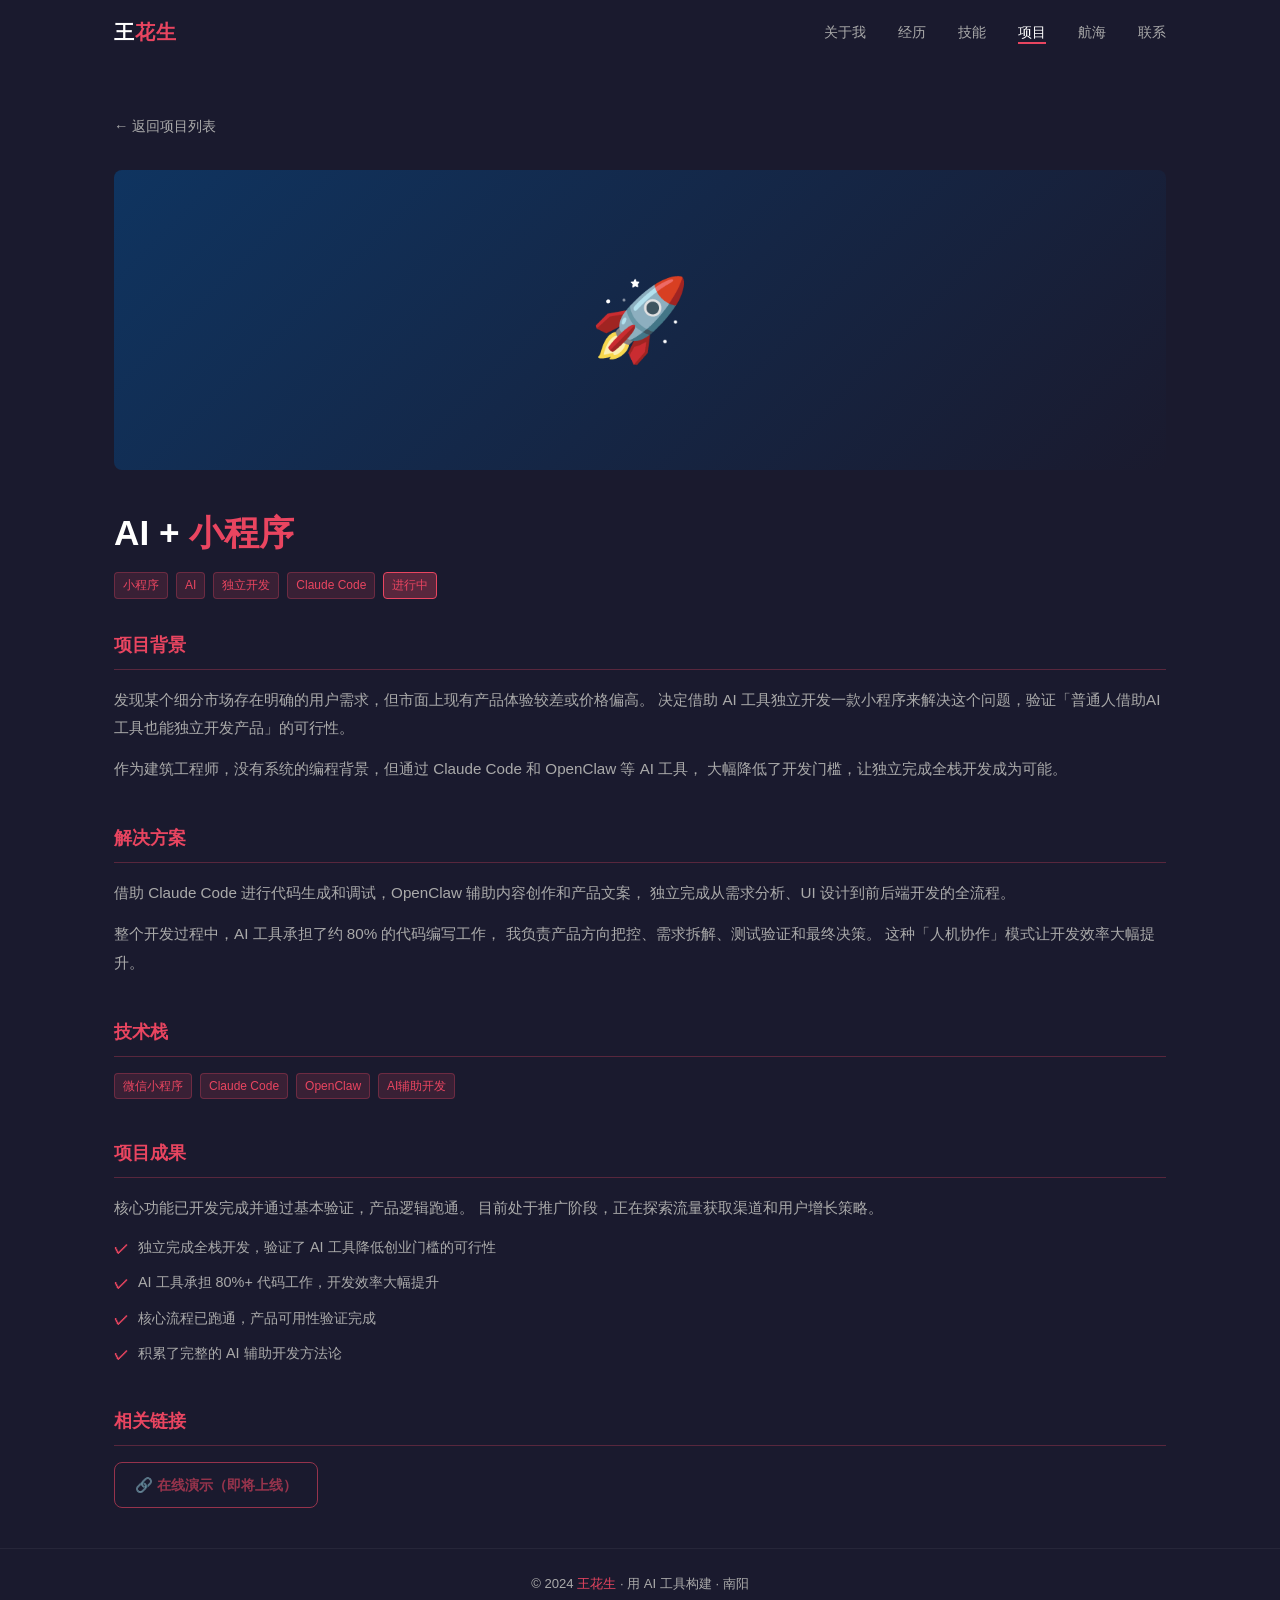
<file: projects/ai-miniprogram.html>
<!DOCTYPE html>
<html lang="zh-CN">
<head>
  <meta charset="UTF-8" />
  <meta name="viewport" content="width=device-width, initial-scale=1.0" />
  <meta name="description" content="AI + 小程序项目详情 - 王花生个人作品集" />
  <title>AI + 小程序 · 王花生</title>
  <link rel="stylesheet" href="../style.css" />
</head>
<body>

  <!-- ── 导航栏 ─────────────────────────────────────────── -->
  <nav id="navbar" role="navigation" aria-label="主导航">
    <div class="container nav-inner">
      <a href="../index.html" class="nav-logo">王<span>花生</span></a>
      <ul class="nav-links" role="list">
        <li><a href="../index.html#about">关于我</a></li>
        <li><a href="../index.html#experience">经历</a></li>
        <li><a href="../index.html#skills">技能</a></li>
        <li><a href="../index.html#projects" class="active">项目</a></li>
        <li><a href="../index.html#voyage">航海</a></li>
        <li><a href="../index.html#contact">联系</a></li>
      </ul>
      <button class="nav-toggle" id="navToggle" aria-label="展开导航菜单" aria-expanded="false">
        <span></span><span></span><span></span>
      </button>
    </div>
    <nav class="nav-mobile" id="navMobile" aria-label="移动端导航">
      <a href="../index.html#about">关于我</a>
      <a href="../index.html#experience">经历</a>
      <a href="../index.html#skills">技能</a>
      <a href="../index.html#projects">项目</a>
      <a href="../index.html#voyage">航海</a>
      <a href="../index.html#contact">联系</a>
    </nav>
  </nav>

  <!-- ── 详情内容 ───────────────────────────────────────── -->
  <main class="detail-page" id="main-content">
    <div class="container">

      <!-- 返回按钮 -->
      <a href="../index.html#projects" class="detail-back" aria-label="返回项目列表">
        ← 返回项目列表
      </a>

      <!-- 封面图 -->
      <div class="detail-cover" aria-label="项目封面">
        🚀
        <!-- 替换为真实截图：<img src="../assets/images/project-miniprogram.jpg" alt="AI小程序截图" /> -->
      </div>

      <!-- 标题 & 元信息 -->
      <h1 class="detail-title">AI + <span class="accent">小程序</span></h1>
      <div class="detail-meta" role="list" aria-label="项目标签">
        <span class="project-tag" role="listitem">小程序</span>
        <span class="project-tag" role="listitem">AI</span>
        <span class="project-tag" role="listitem">独立开发</span>
        <span class="project-tag" role="listitem">Claude Code</span>
        <span class="project-tag" role="listitem" style="background:rgba(233,69,96,0.3);border-color:var(--accent)">进行中</span>
      </div>

      <!-- 项目背景 -->
      <div class="detail-section">
        <h2 class="detail-section-title">项目背景</h2>
        <p>
          发现某个细分市场存在明确的用户需求，但市面上现有产品体验较差或价格偏高。
          决定借助 AI 工具独立开发一款小程序来解决这个问题，验证「普通人借助AI工具也能独立开发产品」的可行性。
        </p>
        <p>
          作为建筑工程师，没有系统的编程背景，但通过 Claude Code 和 OpenClaw 等 AI 工具，
          大幅降低了开发门槛，让独立完成全栈开发成为可能。
        </p>
      </div>

      <!-- 解决方案 -->
      <div class="detail-section">
        <h2 class="detail-section-title">解决方案</h2>
        <p>
          借助 Claude Code 进行代码生成和调试，OpenClaw 辅助内容创作和产品文案，
          独立完成从需求分析、UI 设计到前后端开发的全流程。
        </p>
        <p>
          整个开发过程中，AI 工具承担了约 80% 的代码编写工作，
          我负责产品方向把控、需求拆解、测试验证和最终决策。
          这种「人机协作」模式让开发效率大幅提升。
        </p>
      </div>

      <!-- 技术栈 -->
      <div class="detail-section">
        <h2 class="detail-section-title">技术栈</h2>
        <div class="detail-meta" role="list" aria-label="技术栈">
          <span class="project-tag" role="listitem">微信小程序</span>
          <span class="project-tag" role="listitem">Claude Code</span>
          <span class="project-tag" role="listitem">OpenClaw</span>
          <span class="project-tag" role="listitem">AI辅助开发</span>
        </div>
      </div>

      <!-- 项目成果 -->
      <div class="detail-section">
        <h2 class="detail-section-title">项目成果</h2>
        <p>
          核心功能已开发完成并通过基本验证，产品逻辑跑通。
          目前处于推广阶段，正在探索流量获取渠道和用户增长策略。
        </p>
        <div class="gains-list" role="list" aria-label="项目成果列表">
          <div class="gain-item" role="listitem">独立完成全栈开发，验证了 AI 工具降低创业门槛的可行性</div>
          <div class="gain-item" role="listitem">AI 工具承担 80%+ 代码工作，开发效率大幅提升</div>
          <div class="gain-item" role="listitem">核心流程已跑通，产品可用性验证完成</div>
          <div class="gain-item" role="listitem">积累了完整的 AI 辅助开发方法论</div>
        </div>
      </div>

      <!-- 相关链接 -->
      <div class="detail-section">
        <h2 class="detail-section-title">相关链接</h2>
        <div class="detail-links">
          <span class="detail-link-btn outline" style="cursor:default;opacity:0.6">
            🔗 在线演示（即将上线）
          </span>
        </div>
      </div>

    </div>
  </main>

  <!-- ── 页脚 ──────────────────────────────────────────────── -->
  <footer role="contentinfo">
    <div class="container">
      <p>© 2024 <span>王花生</span> · 用 AI 工具构建 · 南阳</p>
    </div>
  </footer>

  <script>
    // 导航栏滚动效果 & 汉堡菜单（详情页独立实现，无需 data.js）
    const navbar    = document.getElementById("navbar");
    const toggle    = document.getElementById("navToggle");
    const mobileNav = document.getElementById("navMobile");

    window.addEventListener("scroll", () => {
      navbar.classList.toggle("scrolled", window.scrollY > 40);
    }, { passive: true });

    toggle.addEventListener("click", () => {
      const isOpen = mobileNav.classList.toggle("open");
      toggle.classList.toggle("open", isOpen);
      toggle.setAttribute("aria-expanded", String(isOpen));
    });

    document.addEventListener("click", (e) => {
      if (!navbar.contains(e.target)) {
        mobileNav.classList.remove("open");
        toggle.classList.remove("open");
        toggle.setAttribute("aria-expanded", "false");
      }
    });
  </script>
</body>
</html>
</file>
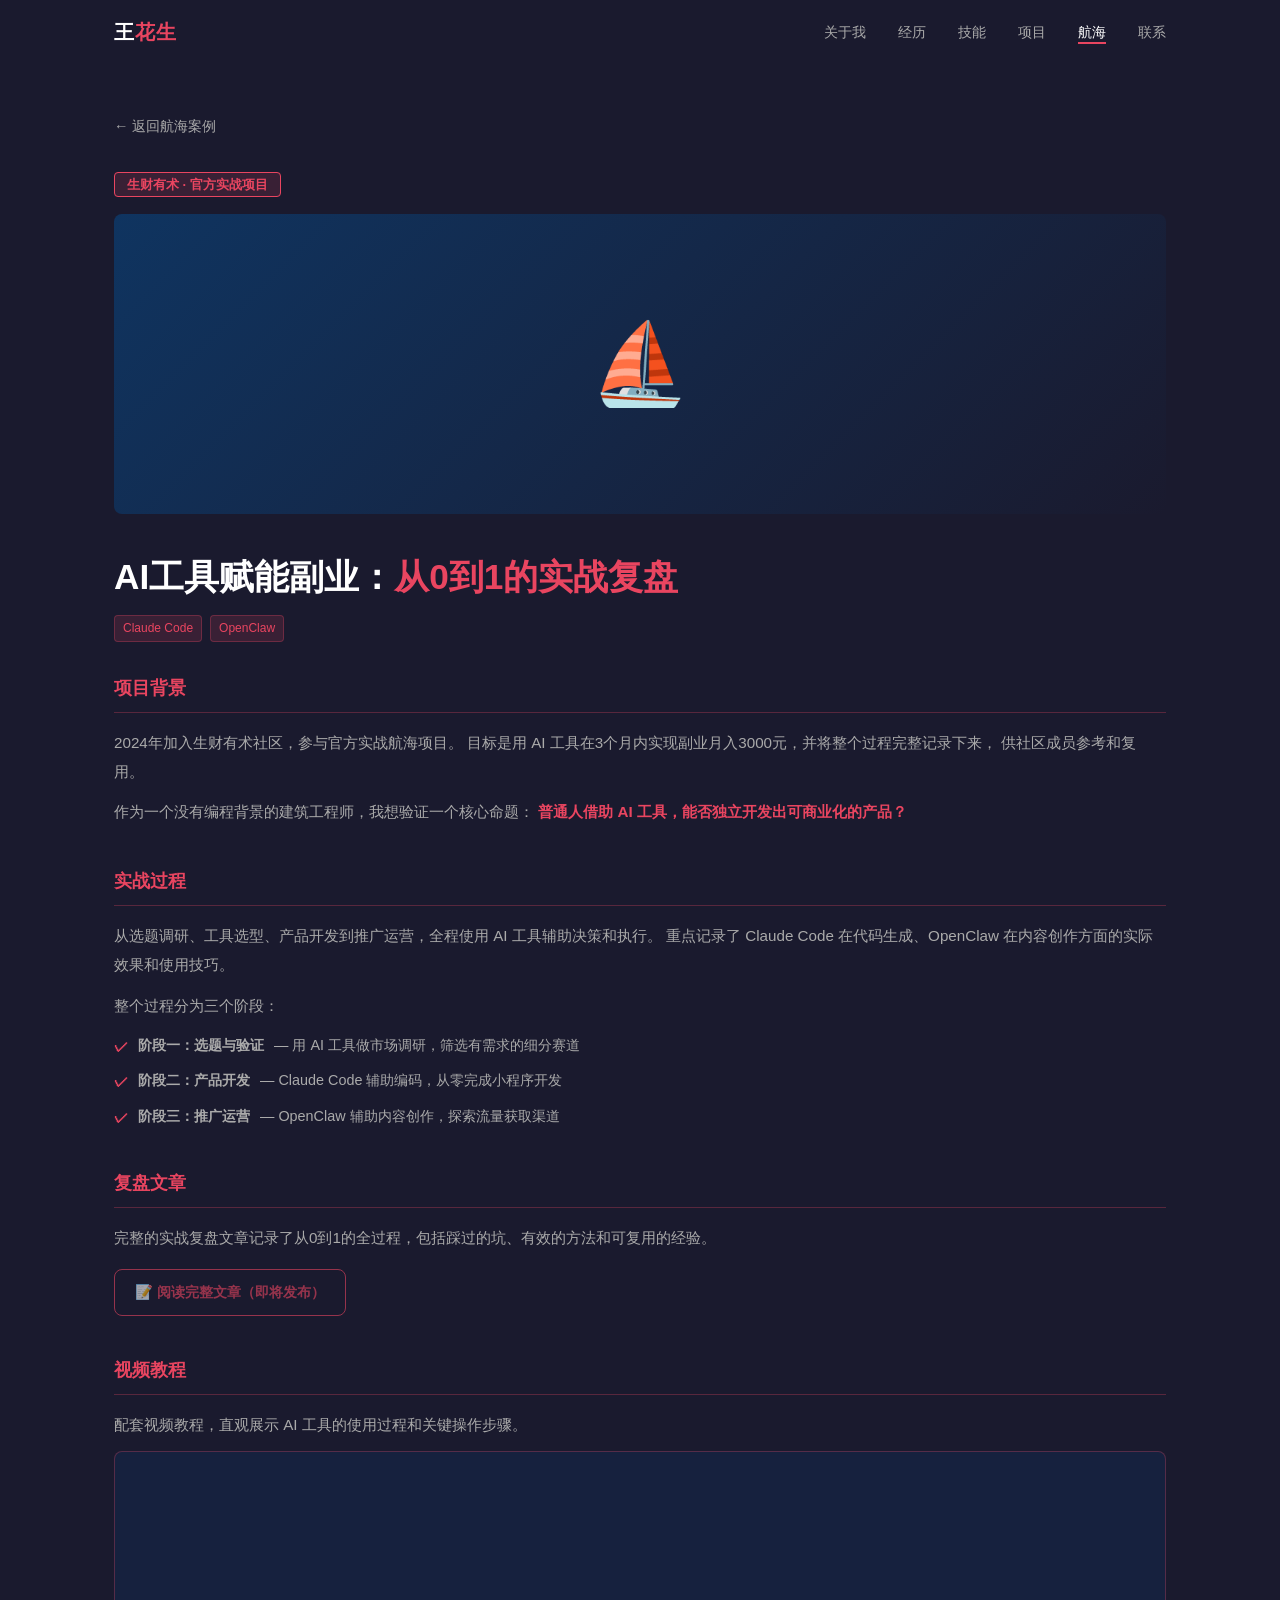
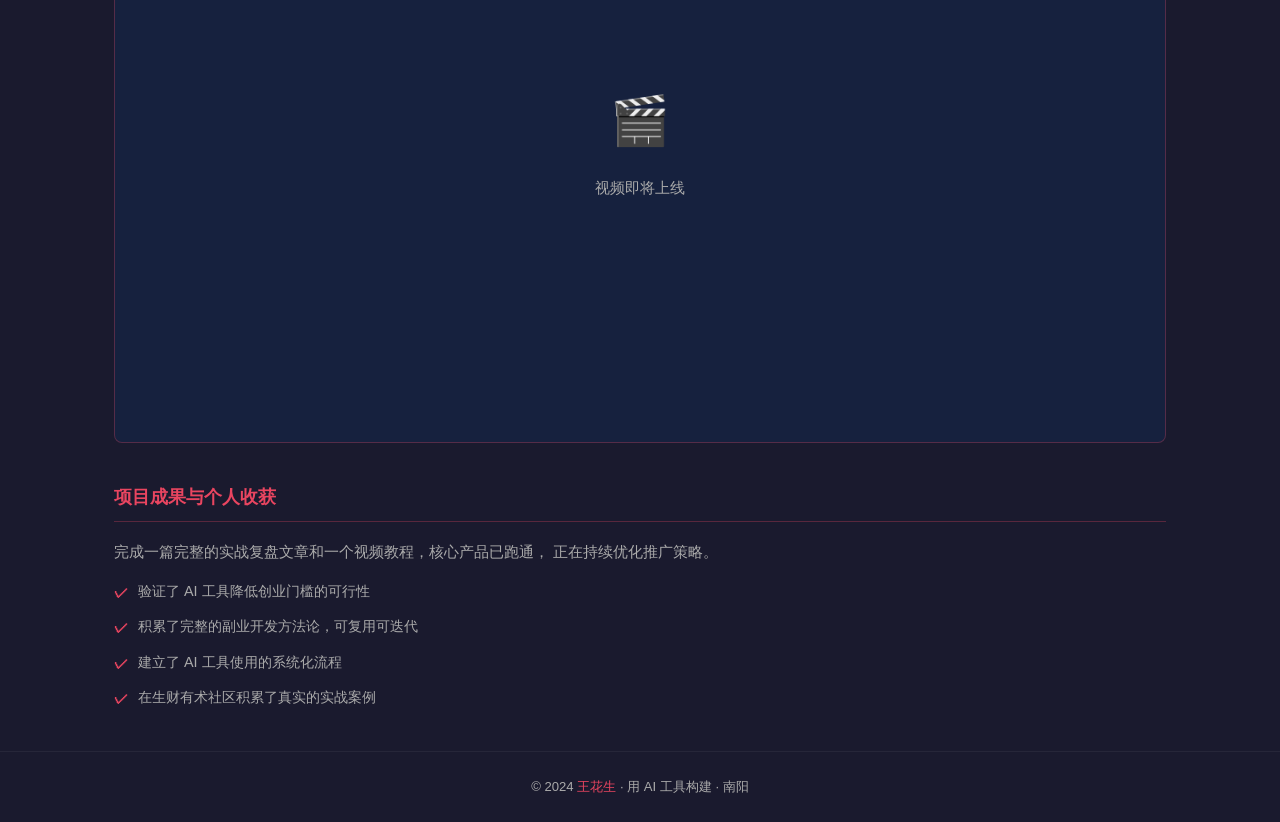
<file: voyage/voyage-001.html>
<!DOCTYPE html>
<html lang="zh-CN">
<head>
  <meta charset="UTF-8" />
  <meta name="viewport" content="width=device-width, initial-scale=1.0" />
  <meta name="description" content="航海案例：AI工具赋能副业 - 王花生个人作品集" />
  <title>航海案例 · 王花生</title>
  <link rel="stylesheet" href="../style.css" />
</head>
<body>

  <!-- ── 导航栏 ─────────────────────────────────────────── -->
  <nav id="navbar" role="navigation" aria-label="主导航">
    <div class="container nav-inner">
      <a href="../index.html" class="nav-logo">王<span>花生</span></a>
      <ul class="nav-links" role="list">
        <li><a href="../index.html#about">关于我</a></li>
        <li><a href="../index.html#experience">经历</a></li>
        <li><a href="../index.html#skills">技能</a></li>
        <li><a href="../index.html#projects">项目</a></li>
        <li><a href="../index.html#voyage" class="active">航海</a></li>
        <li><a href="../index.html#contact">联系</a></li>
      </ul>
      <button class="nav-toggle" id="navToggle" aria-label="展开导航菜单" aria-expanded="false">
        <span></span><span></span><span></span>
      </button>
    </div>
    <nav class="nav-mobile" id="navMobile" aria-label="移动端导航">
      <a href="../index.html#about">关于我</a>
      <a href="../index.html#experience">经历</a>
      <a href="../index.html#skills">技能</a>
      <a href="../index.html#projects">项目</a>
      <a href="../index.html#voyage">航海</a>
      <a href="../index.html#contact">联系</a>
    </nav>
  </nav>

  <!-- ── 详情内容 ───────────────────────────────────────── -->
  <main class="detail-page" id="main-content">
    <div class="container">

      <!-- 返回按钮 -->
      <a href="../index.html#voyage" class="detail-back" aria-label="返回航海案例列表">
        ← 返回航海案例
      </a>

      <!-- 来源标识 -->
      <div style="margin-bottom:16px">
        <span class="voyage-badge">生财有术 · 官方实战项目</span>
      </div>

      <!-- 封面 -->
      <div class="detail-cover" aria-label="航海案例封面">
        ⛵
        <!-- 替换为真实封面：<img src="../assets/images/voyage-001.jpg" alt="航海案例封面" /> -->
      </div>

      <!-- 标题 & 工具标签 -->
      <h1 class="detail-title">AI工具赋能副业：<span class="accent">从0到1的实战复盘</span></h1>
      <div class="detail-meta" role="list" aria-label="使用工具">
        <span class="voyage-tool" role="listitem">Claude Code</span>
        <span class="voyage-tool" role="listitem">OpenClaw</span>
      </div>

      <!-- 项目背景 -->
      <div class="detail-section">
        <h2 class="detail-section-title">项目背景</h2>
        <p>
          2024年加入生财有术社区，参与官方实战航海项目。
          目标是用 AI 工具在3个月内实现副业月入3000元，并将整个过程完整记录下来，
          供社区成员参考和复用。
        </p>
        <p>
          作为一个没有编程背景的建筑工程师，我想验证一个核心命题：
          <strong style="color:var(--accent)">普通人借助 AI 工具，能否独立开发出可商业化的产品？</strong>
        </p>
      </div>

      <!-- 实战过程 -->
      <div class="detail-section">
        <h2 class="detail-section-title">实战过程</h2>
        <p>
          从选题调研、工具选型、产品开发到推广运营，全程使用 AI 工具辅助决策和执行。
          重点记录了 Claude Code 在代码生成、OpenClaw 在内容创作方面的实际效果和使用技巧。
        </p>
        <p>
          整个过程分为三个阶段：
        </p>
        <div class="gains-list" role="list" aria-label="实战阶段">
          <div class="gain-item" role="listitem">
            <strong>阶段一：选题与验证</strong> — 用 AI 工具做市场调研，筛选有需求的细分赛道
          </div>
          <div class="gain-item" role="listitem">
            <strong>阶段二：产品开发</strong> — Claude Code 辅助编码，从零完成小程序开发
          </div>
          <div class="gain-item" role="listitem">
            <strong>阶段三：推广运营</strong> — OpenClaw 辅助内容创作，探索流量获取渠道
          </div>
        </div>
      </div>

      <!-- 文章内容 -->
      <div class="detail-section">
        <h2 class="detail-section-title">复盘文章</h2>
        <p>
          完整的实战复盘文章记录了从0到1的全过程，包括踩过的坑、有效的方法和可复用的经验。
        </p>
        <div class="detail-links">
          <a href="#" class="detail-link-btn outline" aria-label="阅读完整文章（即将发布）"
             style="cursor:default;opacity:0.6">
            📝 阅读完整文章（即将发布）
          </a>
        </div>
      </div>

      <!-- 视频内容 -->
      <div class="detail-section">
        <h2 class="detail-section-title">视频教程</h2>
        <p>配套视频教程，直观展示 AI 工具的使用过程和关键操作步骤。</p>
        <div class="video-embed" role="region" aria-label="视频播放区域">
          <!-- 替换为真实视频 iframe，例如：
          <iframe src="https://player.bilibili.com/player.html?bvid=BVXXXXXXXX"
                  allowfullscreen title="AI工具赋能副业实战视频"></iframe>
          -->
          <div style="text-align:center;padding:40px">
            <div style="font-size:3rem;margin-bottom:12px">🎬</div>
            <p>视频即将上线</p>
          </div>
        </div>
      </div>

      <!-- 项目成果 -->
      <div class="detail-section">
        <h2 class="detail-section-title">项目成果与个人收获</h2>
        <p>
          完成一篇完整的实战复盘文章和一个视频教程，核心产品已跑通，
          正在持续优化推广策略。
        </p>
        <div class="gains-list" role="list" aria-label="个人收获列表">
          <div class="gain-item" role="listitem">验证了 AI 工具降低创业门槛的可行性</div>
          <div class="gain-item" role="listitem">积累了完整的副业开发方法论，可复用可迭代</div>
          <div class="gain-item" role="listitem">建立了 AI 工具使用的系统化流程</div>
          <div class="gain-item" role="listitem">在生财有术社区积累了真实的实战案例</div>
        </div>
      </div>

    </div>
  </main>

  <!-- ── 页脚 ──────────────────────────────────────────────── -->
  <footer role="contentinfo">
    <div class="container">
      <p>© 2024 <span>王花生</span> · 用 AI 工具构建 · 南阳</p>
    </div>
  </footer>

  <script>
    // 导航栏滚动效果 & 汉堡菜单
    const navbar    = document.getElementById("navbar");
    const toggle    = document.getElementById("navToggle");
    const mobileNav = document.getElementById("navMobile");

    window.addEventListener("scroll", () => {
      navbar.classList.toggle("scrolled", window.scrollY > 40);
    }, { passive: true });

    toggle.addEventListener("click", () => {
      const isOpen = mobileNav.classList.toggle("open");
      toggle.classList.toggle("open", isOpen);
      toggle.setAttribute("aria-expanded", String(isOpen));
    });

    document.addEventListener("click", (e) => {
      if (!navbar.contains(e.target)) {
        mobileNav.classList.remove("open");
        toggle.classList.remove("open");
        toggle.setAttribute("aria-expanded", "false");
      }
    });
  </script>
</body>
</html>
</file>
<file: style.css>
/* ============================================================
   王花生个人作品集 · 全局样式
   暗黑撞色主题：背景 #1a1a2e，强调色 #e94560
   ============================================================ */

/* ── CSS 变量 ─────────────────────────────────────────────── */
:root {
  --bg:          #1a1a2e;
  --bg-card:     #16213e;
  --bg-nav:      rgba(26, 26, 46, 0.95);
  --accent:      #e94560;
  --accent-dim:  rgba(233, 69, 96, 0.15);
  --secondary:   #0f3460;
  --text:        #ffffff;
  --text-muted:  #aaaaaa;
  --border:      rgba(233, 69, 96, 0.3);
  --radius:      8px;
  --transition:  0.3s ease;
  --max-width:   1100px;
  --nav-height:  64px;
}

/* ── 重置 & 基础 ──────────────────────────────────────────── */
*, *::before, *::after {
  box-sizing: border-box;
  margin: 0;
  padding: 0;
}

html {
  scroll-behavior: smooth;
  font-size: 16px;
}

body {
  background-color: var(--bg);
  color: var(--text);
  font-family: "PingFang SC", "Microsoft YaHei", "Helvetica Neue", Arial, sans-serif;
  line-height: 1.7;
  overflow-x: hidden;
}

a {
  color: var(--accent);
  text-decoration: none;
  transition: opacity var(--transition);
}
a:hover { opacity: 0.8; }

img {
  max-width: 100%;
  height: auto;
  display: block;
}

ul { list-style: none; }

/* ── 通用工具类 ───────────────────────────────────────────── */
.container {
  max-width: var(--max-width);
  margin: 0 auto;
  padding: 0 24px;
}

.section {
  padding: 80px 0;
}

.section-title {
  font-size: 2rem;
  font-weight: 700;
  margin-bottom: 48px;
  position: relative;
  display: inline-block;
}
.section-title::after {
  content: "";
  display: block;
  width: 48px;
  height: 3px;
  background: var(--accent);
  margin-top: 8px;
}

/* 滚动进入动画 */
.fade-in {
  opacity: 0;
  transform: translateY(24px);
  transition: opacity 0.6s ease, transform 0.6s ease;
}
.fade-in.visible {
  opacity: 1;
  transform: translateY(0);
}

/* ── 导航栏 ───────────────────────────────────────────────── */
#navbar {
  position: fixed;
  top: 0;
  left: 0;
  right: 0;
  height: var(--nav-height);
  z-index: 1000;
  transition: background var(--transition), box-shadow var(--transition);
}
#navbar.scrolled {
  background: var(--bg-nav);
  box-shadow: 0 2px 20px rgba(0, 0, 0, 0.4);
  backdrop-filter: blur(10px);
}

.nav-inner {
  display: flex;
  align-items: center;
  justify-content: space-between;
  height: 100%;
}

.nav-logo {
  font-size: 1.25rem;
  font-weight: 700;
  color: var(--text);
  letter-spacing: 0.05em;
}
.nav-logo span { color: var(--accent); }

.nav-links {
  display: flex;
  gap: 32px;
}
.nav-links a {
  color: var(--text-muted);
  font-size: 0.9rem;
  transition: color var(--transition);
  position: relative;
}
.nav-links a::after {
  content: "";
  position: absolute;
  bottom: -4px;
  left: 0;
  width: 0;
  height: 2px;
  background: var(--accent);
  transition: width var(--transition);
}
.nav-links a:hover,
.nav-links a.active {
  color: var(--text);
  opacity: 1;
}
.nav-links a:hover::after,
.nav-links a.active::after {
  width: 100%;
}

/* 汉堡菜单按钮 */
.nav-toggle {
  display: none;
  flex-direction: column;
  gap: 5px;
  cursor: pointer;
  padding: 4px;
  background: none;
  border: none;
}
.nav-toggle span {
  display: block;
  width: 24px;
  height: 2px;
  background: var(--text);
  transition: transform var(--transition), opacity var(--transition);
}
.nav-toggle.open span:nth-child(1) { transform: translateY(7px) rotate(45deg); }
.nav-toggle.open span:nth-child(2) { opacity: 0; }
.nav-toggle.open span:nth-child(3) { transform: translateY(-7px) rotate(-45deg); }

/* 移动端导航菜单 */
.nav-mobile {
  display: none;
  position: fixed;
  top: var(--nav-height);
  left: 0;
  right: 0;
  background: var(--bg-nav);
  backdrop-filter: blur(10px);
  padding: 16px 24px 24px;
  flex-direction: column;
  gap: 16px;
  border-top: 1px solid var(--border);
}
.nav-mobile.open { display: flex; }
.nav-mobile a {
  color: var(--text-muted);
  font-size: 1rem;
  padding: 8px 0;
  border-bottom: 1px solid rgba(255,255,255,0.05);
}
.nav-mobile a:hover,
.nav-mobile a.active { color: var(--accent); opacity: 1; }

/* ── Hero 区 ──────────────────────────────────────────────── */
#hero {
  min-height: 100vh;
  display: flex;
  align-items: center;
  position: relative;
  overflow: hidden;
  padding-top: var(--nav-height);
}

.hero-bg {
  position: absolute;
  inset: 0;
  background: linear-gradient(135deg, #1a1a2e 0%, #0f3460 50%, #1a1a2e 100%);
  z-index: 0;
}

/* 装饰几何图形 */
.hero-bg::before {
  content: "";
  position: absolute;
  width: 400px;
  height: 400px;
  border: 1px solid rgba(233, 69, 96, 0.15);
  border-radius: 50%;
  top: -100px;
  right: -100px;
}
.hero-bg::after {
  content: "";
  position: absolute;
  width: 200px;
  height: 200px;
  border: 1px solid rgba(233, 69, 96, 0.1);
  bottom: 80px;
  left: 5%;
  transform: rotate(45deg);
}

.hero-content {
  position: relative;
  z-index: 1;
  display: flex;
  align-items: center;
  gap: 60px;
}

.hero-avatar {
  flex-shrink: 0;
  width: 160px;
  height: 160px;
  border-radius: 50%;
  border: 3px solid var(--accent);
  overflow: hidden;
  box-shadow: 0 0 40px rgba(233, 69, 96, 0.3);
}
.hero-avatar img {
  width: 100%;
  height: 100%;
  object-fit: cover;
}
.hero-avatar-placeholder {
  width: 100%;
  height: 100%;
  background: var(--secondary);
  display: flex;
  align-items: center;
  justify-content: center;
  font-size: 3rem;
}

.hero-text h1 {
  font-size: 3rem;
  font-weight: 800;
  line-height: 1.2;
  margin-bottom: 12px;
}
.hero-text h1 .accent { color: var(--accent); }

.hero-subtitle {
  font-size: 1.1rem;
  color: var(--text-muted);
  margin-bottom: 16px;
  letter-spacing: 0.05em;
}

.hero-bio {
  font-size: 1rem;
  color: var(--text-muted);
  max-width: 520px;
  margin-bottom: 32px;
  line-height: 1.8;
}

.hero-cta {
  display: inline-flex;
  align-items: center;
  gap: 8px;
  background: var(--accent);
  color: #fff;
  padding: 12px 28px;
  border-radius: var(--radius);
  font-weight: 600;
  font-size: 0.95rem;
  transition: transform var(--transition), box-shadow var(--transition);
}
.hero-cta:hover {
  opacity: 1;
  transform: translateY(-2px);
  box-shadow: 0 8px 24px rgba(233, 69, 96, 0.4);
}

/* ── 关于我 ───────────────────────────────────────────────── */
#about { background: var(--bg); }

.about-grid {
  display: grid;
  grid-template-columns: 1fr 1fr;
  gap: 48px;
  align-items: start;
}

.about-bio {
  font-size: 1rem;
  color: var(--text-muted);
  line-height: 1.9;
  margin-bottom: 24px;
}

.about-tags {
  display: flex;
  flex-wrap: wrap;
  gap: 8px;
}
.tag {
  display: inline-block;
  padding: 4px 12px;
  border: 1px solid var(--accent);
  border-radius: 20px;
  font-size: 0.8rem;
  color: var(--accent);
}

.highlights-grid {
  display: grid;
  grid-template-columns: 1fr;
  gap: 16px;
}

.highlight-card {
  background: var(--bg-card);
  border-left: 3px solid var(--accent);
  border-radius: var(--radius);
  padding: 20px 24px;
  display: flex;
  align-items: center;
  gap: 16px;
  transition: transform var(--transition), box-shadow var(--transition);
}
.highlight-card:hover {
  transform: translateY(-3px);
  box-shadow: 0 8px 24px rgba(0,0,0,0.3);
}
.highlight-icon { font-size: 1.8rem; }
.highlight-value {
  font-size: 1.4rem;
  font-weight: 700;
  color: var(--accent);
  line-height: 1.2;
}
.highlight-label {
  font-size: 0.85rem;
  color: var(--text-muted);
}

/* ── 工作经历 ─────────────────────────────────────────────── */
#experience { background: var(--bg-card); }

.timeline {
  position: relative;
  padding-left: 32px;
}
.timeline::before {
  content: "";
  position: absolute;
  left: 0;
  top: 8px;
  bottom: 8px;
  width: 2px;
  background: linear-gradient(to bottom, var(--accent), transparent);
}

.timeline-item {
  position: relative;
  margin-bottom: 32px;
}
.timeline-item::before {
  content: "";
  position: absolute;
  left: -38px;
  top: 8px;
  width: 12px;
  height: 12px;
  border-radius: 50%;
  background: var(--accent);
  border: 2px solid var(--bg-card);
  box-shadow: 0 0 8px rgba(233, 69, 96, 0.5);
}

.timeline-card {
  background: var(--bg);
  border-left: 3px solid var(--border);
  border-radius: var(--radius);
  padding: 20px 24px;
  cursor: pointer;
  transition: border-color var(--transition), box-shadow var(--transition);
}
.timeline-card:hover,
.timeline-card.expanded {
  border-left-color: var(--accent);
  box-shadow: 0 4px 20px rgba(0,0,0,0.3);
}

.timeline-header {
  display: flex;
  align-items: flex-start;
  justify-content: space-between;
  gap: 16px;
}
.timeline-meta { flex: 1; }
.timeline-company {
  font-size: 1.05rem;
  font-weight: 700;
  color: var(--text);
}
.timeline-role {
  font-size: 0.9rem;
  color: var(--accent);
  margin-top: 2px;
}
.timeline-period {
  font-size: 0.8rem;
  color: var(--text-muted);
  margin-top: 4px;
}
.timeline-summary {
  font-size: 0.9rem;
  color: var(--text-muted);
  margin-top: 8px;
}
.timeline-toggle {
  color: var(--text-muted);
  font-size: 1.2rem;
  transition: transform var(--transition);
  flex-shrink: 0;
  margin-top: 2px;
}
.timeline-card.expanded .timeline-toggle { transform: rotate(180deg); }

.timeline-detail {
  display: none;
  margin-top: 16px;
  padding-top: 16px;
  border-top: 1px solid rgba(255,255,255,0.06);
}
.timeline-card.expanded .timeline-detail { display: block; }
.timeline-detail p {
  font-size: 0.9rem;
  color: var(--text-muted);
  line-height: 1.8;
  margin-bottom: 12px;
}
.achievements {
  display: flex;
  flex-wrap: wrap;
  gap: 8px;
}
.achievement-badge {
  background: var(--accent-dim);
  border: 1px solid var(--border);
  color: var(--accent);
  padding: 3px 10px;
  border-radius: 4px;
  font-size: 0.8rem;
}

/* ── 技能专长 ─────────────────────────────────────────────── */
#skills { background: var(--bg); }

.skills-grid {
  display: grid;
  grid-template-columns: repeat(3, 1fr);
  gap: 32px;
}

.skill-category {
  background: var(--bg-card);
  border-radius: var(--radius);
  padding: 24px;
  border-top: 3px solid var(--accent);
}
.skill-category-title {
  font-size: 0.85rem;
  font-weight: 700;
  color: var(--text-muted);
  text-transform: uppercase;
  letter-spacing: 0.1em;
  margin-bottom: 16px;
}
.skill-tags {
  display: flex;
  flex-wrap: wrap;
  gap: 8px;
}
.skill-tag {
  display: inline-flex;
  align-items: center;
  gap: 4px;
  padding: 5px 12px;
  border: 1px solid var(--accent);
  border-radius: 20px;
  font-size: 0.82rem;
  color: var(--accent);
  transition: background var(--transition);
}
.skill-tag:hover { background: var(--accent-dim); }
.skill-tag .level {
  font-size: 0.7rem;
  color: var(--text-muted);
  border-left: 1px solid var(--border);
  padding-left: 6px;
}

/* ── 项目作品集 ───────────────────────────────────────────── */
#projects { background: var(--bg-card); }

.projects-grid {
  display: grid;
  grid-template-columns: repeat(2, 1fr);
  gap: 24px;
}

.project-card {
  background: var(--bg);
  border-radius: var(--radius);
  overflow: hidden;
  border: 1px solid rgba(255,255,255,0.05);
  transition: transform var(--transition), border-color var(--transition), box-shadow var(--transition);
  cursor: pointer;
  text-decoration: none;
  color: inherit;
  display: block;
}
.project-card:hover {
  transform: translateY(-6px);
  border-color: var(--accent);
  box-shadow: 0 12px 32px rgba(0,0,0,0.4);
  opacity: 1;
}

.project-image {
  width: 100%;
  height: 180px;
  background: var(--secondary);
  overflow: hidden;
  position: relative;
}
.project-image img {
  width: 100%;
  height: 100%;
  object-fit: cover;
}
.project-image-placeholder {
  width: 100%;
  height: 100%;
  display: flex;
  align-items: center;
  justify-content: center;
  font-size: 3rem;
  background: linear-gradient(135deg, var(--secondary), #1a1a2e);
}
.project-status {
  position: absolute;
  top: 12px;
  right: 12px;
  background: var(--accent);
  color: #fff;
  font-size: 0.72rem;
  padding: 3px 8px;
  border-radius: 4px;
  font-weight: 600;
}

.project-body { padding: 20px; }
.project-title {
  font-size: 1.05rem;
  font-weight: 700;
  margin-bottom: 8px;
}
.project-desc {
  font-size: 0.88rem;
  color: var(--text-muted);
  line-height: 1.7;
  margin-bottom: 14px;
}
.project-tags {
  display: flex;
  flex-wrap: wrap;
  gap: 6px;
}
.project-tag {
  background: var(--accent-dim);
  border: 1px solid var(--border);
  color: var(--accent);
  padding: 2px 8px;
  border-radius: 4px;
  font-size: 0.75rem;
}

/* ── 航海案例 ─────────────────────────────────────────────── */
#voyage { background: var(--bg); }

.voyage-header {
  display: flex;
  align-items: center;
  gap: 16px;
  margin-bottom: 48px;
}
.voyage-badge {
  background: var(--accent-dim);
  border: 1px solid var(--accent);
  color: var(--accent);
  padding: 4px 12px;
  border-radius: 4px;
  font-size: 0.8rem;
  font-weight: 600;
  white-space: nowrap;
}

.voyage-grid {
  display: grid;
  grid-template-columns: repeat(2, 1fr);
  gap: 24px;
}

.voyage-card {
  background: var(--bg-card);
  border-radius: var(--radius);
  overflow: hidden;
  border: 1px solid rgba(255,255,255,0.05);
  transition: transform var(--transition), border-color var(--transition), box-shadow var(--transition);
  cursor: pointer;
  text-decoration: none;
  color: inherit;
  display: block;
}
.voyage-card:hover {
  transform: translateY(-6px);
  border-color: var(--accent);
  box-shadow: 0 12px 32px rgba(0,0,0,0.4);
  opacity: 1;
}

.voyage-cover {
  width: 100%;
  height: 160px;
  background: linear-gradient(135deg, #0f3460, #1a1a2e);
  overflow: hidden;
  position: relative;
  display: flex;
  align-items: center;
  justify-content: center;
  font-size: 3rem;
}
.voyage-cover img {
  width: 100%;
  height: 100%;
  object-fit: cover;
}

.voyage-body { padding: 20px; }
.voyage-title {
  font-size: 1rem;
  font-weight: 700;
  margin-bottom: 8px;
  line-height: 1.4;
}
.voyage-bg {
  font-size: 0.85rem;
  color: var(--text-muted);
  line-height: 1.7;
  margin-bottom: 14px;
}
.voyage-tools {
  display: flex;
  flex-wrap: wrap;
  gap: 6px;
}
.voyage-tool {
  background: var(--accent-dim);
  border: 1px solid var(--border);
  color: var(--accent);
  padding: 2px 8px;
  border-radius: 4px;
  font-size: 0.75rem;
}

/* ── 联系方式 ─────────────────────────────────────────────── */
#contact { background: var(--bg-card); }

.contact-grid {
  display: grid;
  grid-template-columns: 1fr 1fr;
  gap: 48px;
  align-items: start;
}

.contact-intro {
  font-size: 1rem;
  color: var(--text-muted);
  line-height: 1.9;
  margin-bottom: 24px;
}
.contact-response {
  font-size: 0.85rem;
  color: var(--text-muted);
  display: flex;
  align-items: center;
  gap: 6px;
}
.contact-response::before {
  content: "⏱";
}

.contact-links {
  display: flex;
  flex-direction: column;
  gap: 16px;
}
.contact-link {
  display: flex;
  align-items: center;
  gap: 14px;
  background: var(--bg);
  border: 1px solid rgba(255,255,255,0.06);
  border-radius: var(--radius);
  padding: 16px 20px;
  color: var(--text);
  transition: border-color var(--transition), transform var(--transition);
}
.contact-link:hover {
  border-color: var(--accent);
  transform: translateX(4px);
  opacity: 1;
}
.contact-link-icon {
  width: 36px;
  height: 36px;
  background: var(--accent-dim);
  border-radius: 50%;
  display: flex;
  align-items: center;
  justify-content: center;
  font-size: 1rem;
  flex-shrink: 0;
}
.contact-link-label {
  font-size: 0.85rem;
  color: var(--text-muted);
}
.contact-link-value {
  font-size: 0.95rem;
  font-weight: 600;
}

/* ── 页脚 ─────────────────────────────────────────────────── */
footer {
  background: var(--bg);
  border-top: 1px solid rgba(255,255,255,0.05);
  padding: 24px 0;
  text-align: center;
  font-size: 0.82rem;
  color: var(--text-muted);
}
footer span { color: var(--accent); }

/* ── 详情页通用样式 ───────────────────────────────────────── */
.detail-page {
  padding-top: calc(var(--nav-height) + 48px);
  min-height: 100vh;
}

.detail-back {
  display: inline-flex;
  align-items: center;
  gap: 6px;
  color: var(--text-muted);
  font-size: 0.9rem;
  margin-bottom: 32px;
  transition: color var(--transition);
}
.detail-back:hover { color: var(--accent); opacity: 1; }

.detail-title {
  font-size: 2.2rem;
  font-weight: 800;
  margin-bottom: 16px;
  line-height: 1.3;
}
.detail-title .accent { color: var(--accent); }

.detail-meta {
  display: flex;
  flex-wrap: wrap;
  gap: 8px;
  margin-bottom: 32px;
}

.detail-section {
  margin-bottom: 40px;
}
.detail-section-title {
  font-size: 1.1rem;
  font-weight: 700;
  color: var(--accent);
  margin-bottom: 16px;
  padding-bottom: 8px;
  border-bottom: 1px solid var(--border);
}
.detail-section p {
  font-size: 0.95rem;
  color: var(--text-muted);
  line-height: 1.9;
  margin-bottom: 12px;
}

.detail-cover {
  width: 100%;
  height: 300px;
  background: linear-gradient(135deg, var(--secondary), var(--bg));
  border-radius: var(--radius);
  overflow: hidden;
  margin-bottom: 40px;
  display: flex;
  align-items: center;
  justify-content: center;
  font-size: 5rem;
}
.detail-cover img {
  width: 100%;
  height: 100%;
  object-fit: cover;
}

.detail-links {
  display: flex;
  flex-wrap: wrap;
  gap: 12px;
  margin-top: 16px;
}
.detail-link-btn {
  display: inline-flex;
  align-items: center;
  gap: 6px;
  background: var(--accent);
  color: #fff;
  padding: 10px 20px;
  border-radius: var(--radius);
  font-size: 0.9rem;
  font-weight: 600;
  transition: transform var(--transition), box-shadow var(--transition);
}
.detail-link-btn:hover {
  opacity: 1;
  transform: translateY(-2px);
  box-shadow: 0 6px 20px rgba(233, 69, 96, 0.4);
}
.detail-link-btn.outline {
  background: transparent;
  border: 1px solid var(--accent);
  color: var(--accent);
}
.detail-link-btn.outline:hover {
  background: var(--accent-dim);
}

.video-embed {
  width: 100%;
  aspect-ratio: 16/9;
  background: var(--bg-card);
  border-radius: var(--radius);
  overflow: hidden;
  display: flex;
  align-items: center;
  justify-content: center;
  color: var(--text-muted);
  font-size: 0.9rem;
  border: 1px solid var(--border);
}
.video-embed iframe {
  width: 100%;
  height: 100%;
  border: none;
}

.gains-list {
  display: flex;
  flex-direction: column;
  gap: 10px;
}
.gain-item {
  display: flex;
  align-items: flex-start;
  gap: 10px;
  font-size: 0.9rem;
  color: var(--text-muted);
}
.gain-item::before {
  content: "✓";
  color: var(--accent);
  font-weight: 700;
  flex-shrink: 0;
  margin-top: 1px;
}

/* ── 响应式 ───────────────────────────────────────────────── */
@media (max-width: 1023px) {
  .projects-grid,
  .voyage-grid {
    grid-template-columns: repeat(2, 1fr);
  }
  .skills-grid {
    grid-template-columns: repeat(2, 1fr);
  }
}

@media (max-width: 767px) {
  :root { --nav-height: 56px; }

  .nav-links { display: none; }
  .nav-toggle { display: flex; }

  .section { padding: 56px 0; }
  .section-title { font-size: 1.6rem; }

  .hero-content {
    flex-direction: column;
    text-align: center;
    gap: 32px;
  }
  .hero-text h1 { font-size: 2rem; }
  .hero-bio { margin: 0 auto 32px; }

  .about-grid { grid-template-columns: 1fr; }
  .skills-grid { grid-template-columns: 1fr; }
  .projects-grid { grid-template-columns: 1fr; }
  .voyage-grid { grid-template-columns: 1fr; }
  .contact-grid { grid-template-columns: 1fr; }

  .detail-title { font-size: 1.6rem; }
  .detail-cover { height: 200px; font-size: 3rem; }
}
</file>
